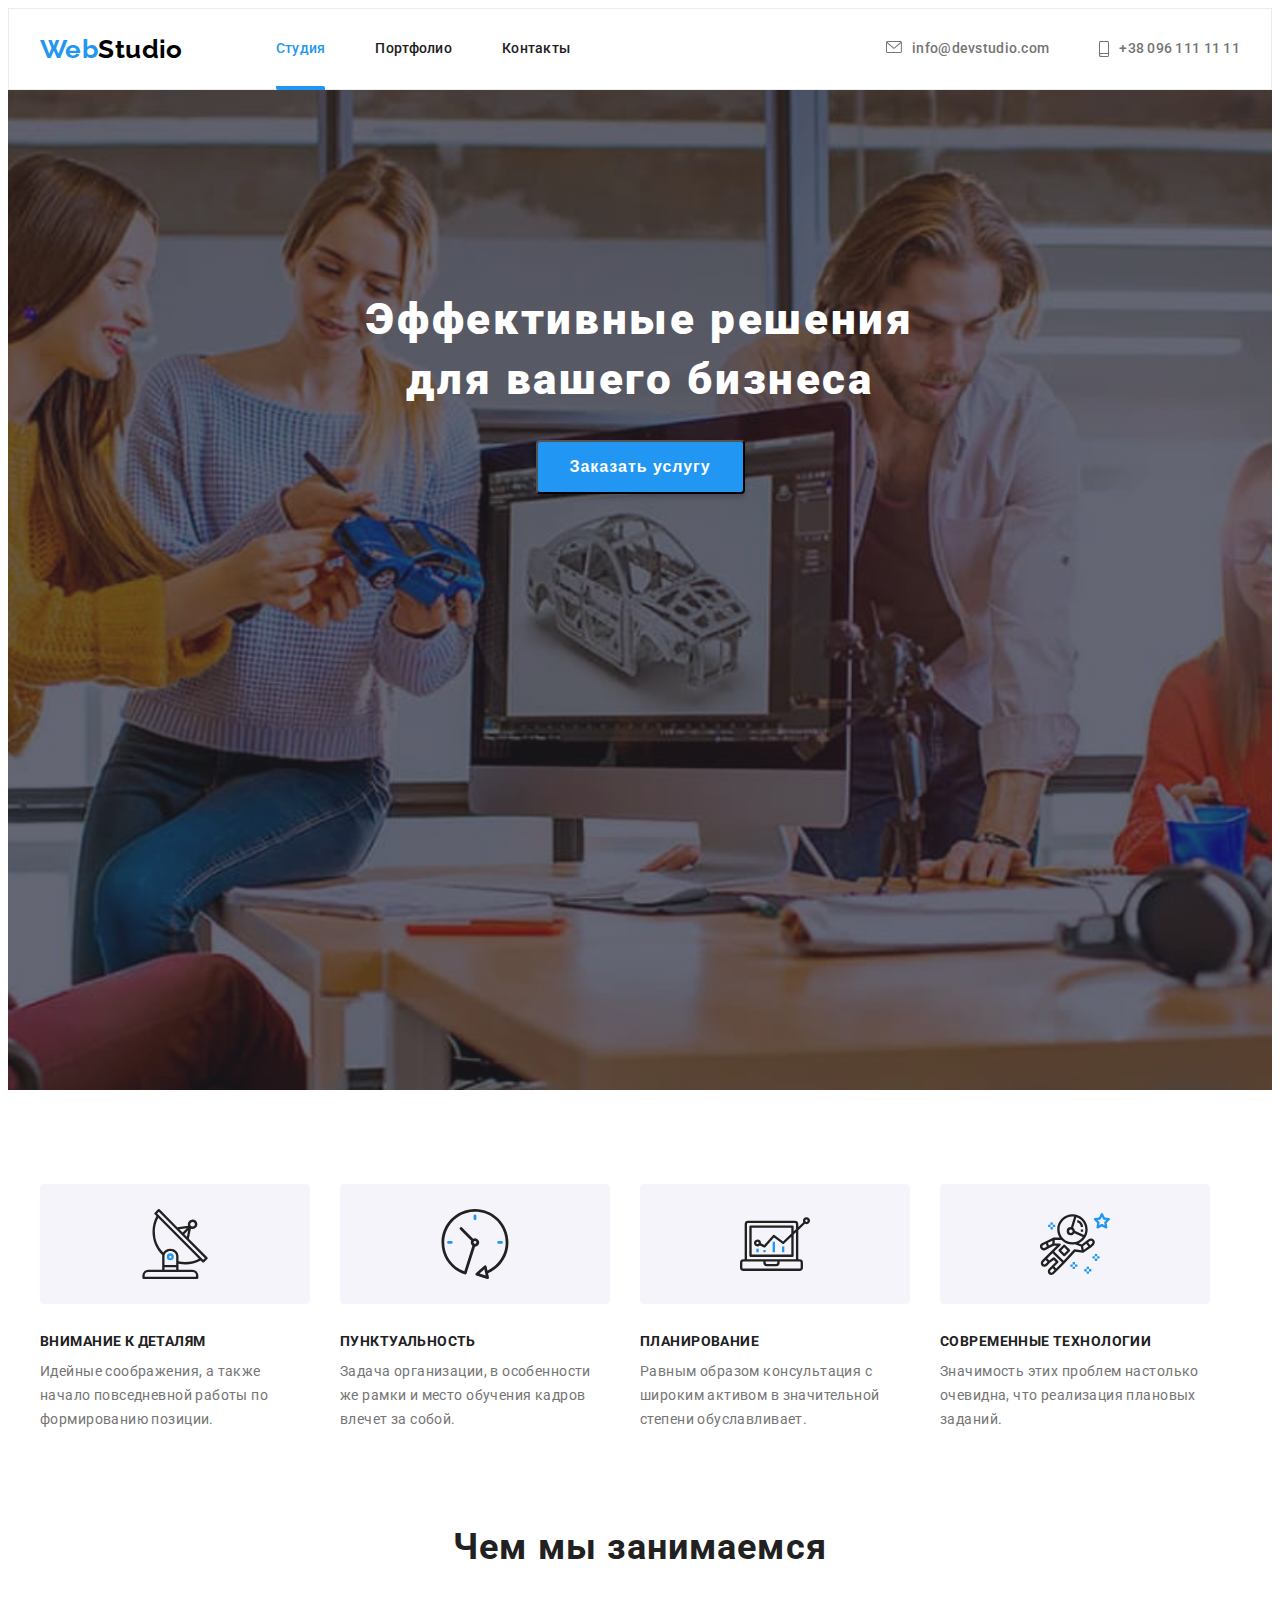
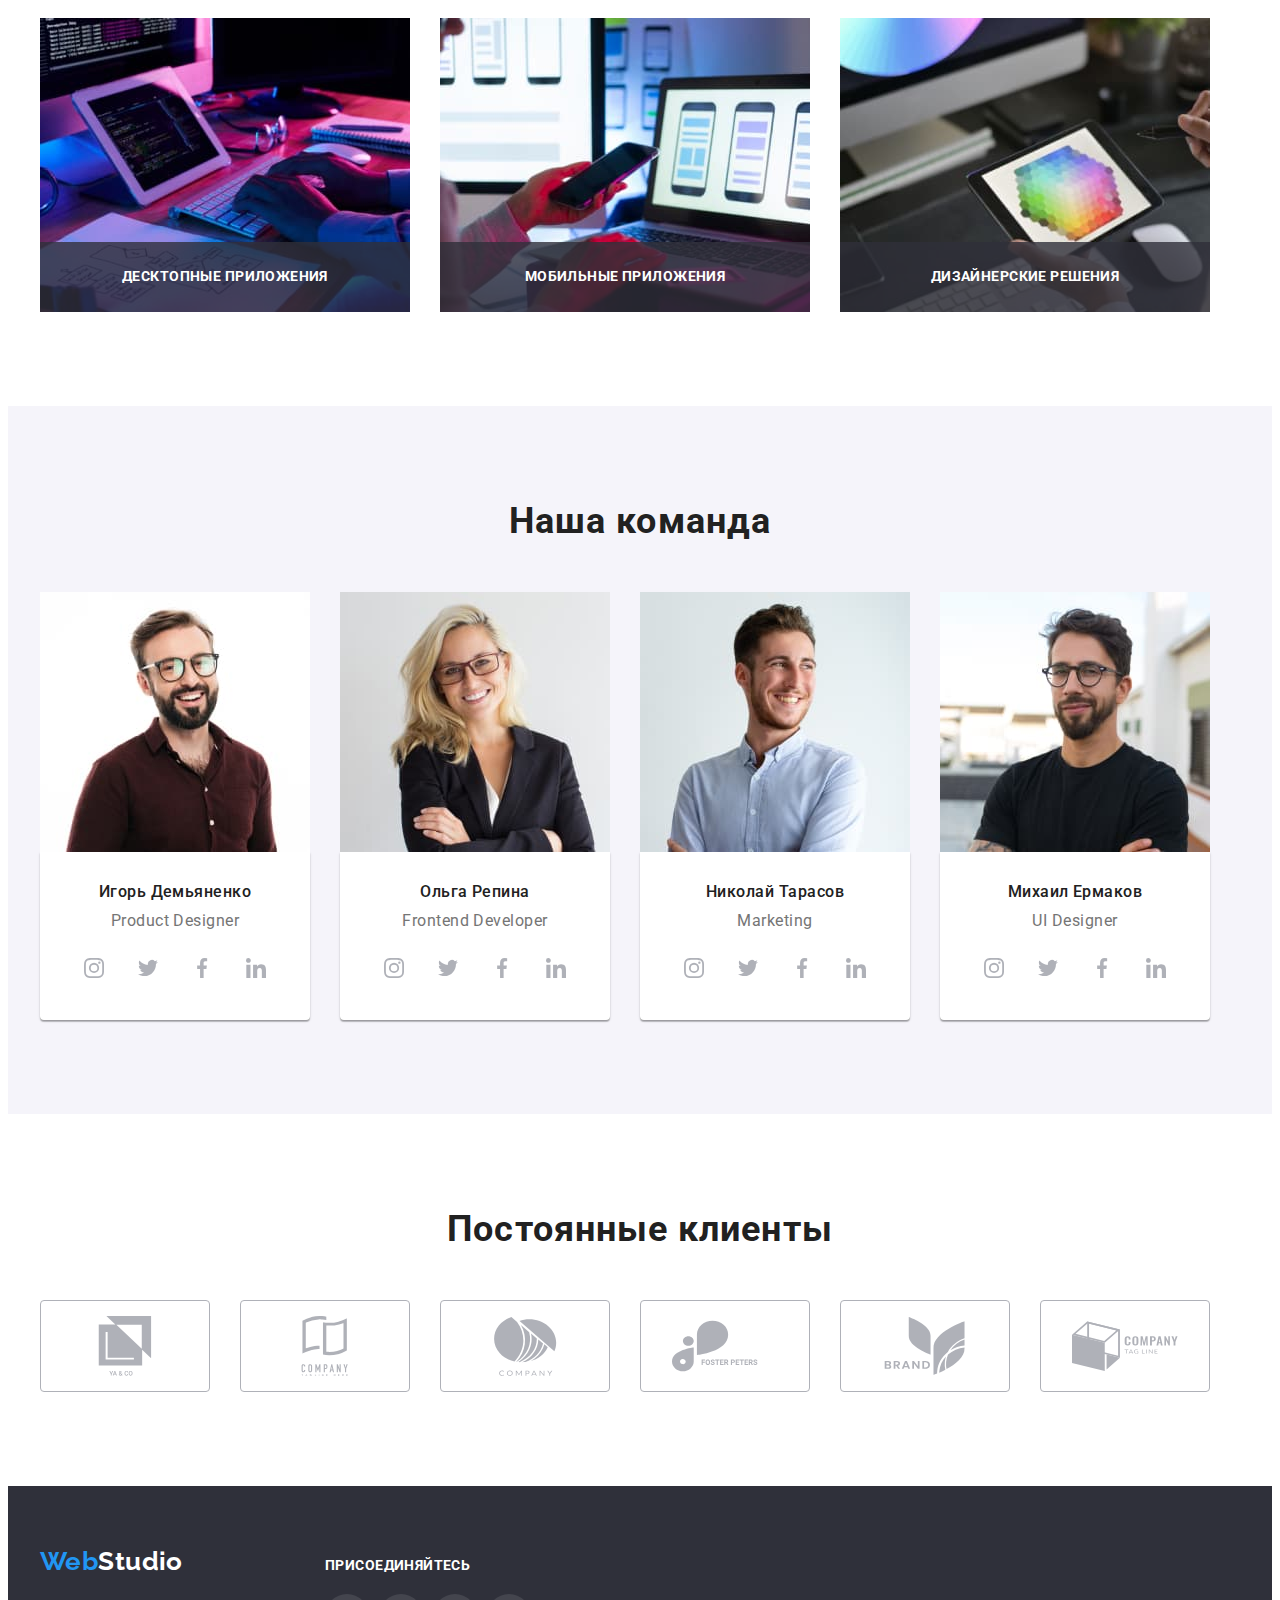
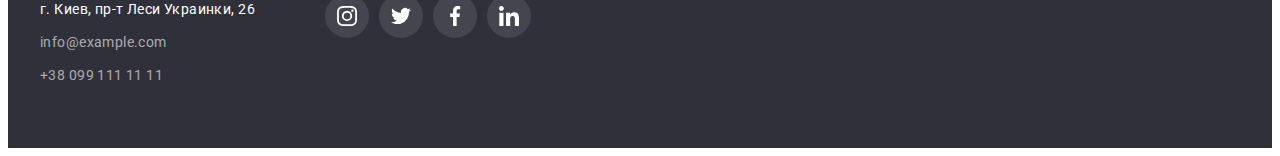
<file: index.html>
<!DOCTYPE html>
<html lang="ru">

<head>
    <meta charset="UTF-8">
    <meta http-equiv="X-UA-Compatible" content="IE=edge">
    <meta name="viewport" content="width=device-width, initial-scale=1.0">
    <title>WebStudio</title>
    <link rel="preconnect" href="https://fonts.googleapis.com">
    <link rel="preconnect" href="https://fonts.gstatic.com" crossorigin>
    <link href="https://fonts.googleapis.com/css2?family=Raleway:wght@700&family=Roboto:wght@400;500;700;900&display=swap" rel="stylesheet">
    <link rel="stylesheet" href="https://cdnjs.cloudflare.com/ajax/libs/modern-normalize/1.1.0/modern-normalize.min.css" integrity="sha512-wpPYUAdjBVSE4KJnH1VR1HeZfpl1ub8YT/NKx4PuQ5NmX2tKuGu6U/JRp5y+Y8XG2tV+wKQpNHVUX03MfMFn9Q==" crossorigin="anonymous" referrerpolicy="no-referrer"
    />
    <link rel="stylesheet " href="./css/styles.css ">
</head>

<body>

    <!-- Шапка сайта -->
    <header class="header">
        <div class="container nav">
            <nav class="sitenav">
                <a class="logo-up" href="/ "><span class="logo-first-word ">Web</span>Studio</a>

                <ul class="sitenav-links">
                    <li class="nav-item"><a class="nav-link active" href="./index.html ">Студия</a></li>
                    <li class="nav-item"><a class="nav-link" href="./portfolio.html ">Портфолио</a></li>
                    <li class="nav-item"><a class="nav-link" href=" ">Контакты</a></li>
                </ul>
            </nav>

            <ul class="contacts">
                <li class="contact-item">
                    <a class="contacts-link mail" href="mailto:info@devstudio.com "><svg class="contacts-icon" width="16" height="12">
                            <use href="images/sprite.svg#icon-mail"></use>
                        </svg>info@devstudio.com</a></li>
                <li class="contact-item icon-phone-wrap">
                    <a class="contacts-link" href="tel:+380961111111 "><svg class="contacts-icon" width="10" height="16">
                            <use href="images/sprite.svg#icon-phone"></use>
                        </svg>+38 096 111 11 11</a></li>
            </ul>
        </div>
    </header>

    <main>
        <!-- Герой -->
        <section class="hero-box overlay">
            <div class="container">
                <h1 class="hero-title centered">Эффективные решения<br>для вашего бизнеса</h1>
                <button type="button" class="button-hero" data-modal-open>Заказать услугу</button>
            </div>


        </section>

        <!-- Преимущества -->
        <section class="section">
            <div class="container">
                <h2 class="benefits-main-title visually-hidden ">Наши преимущества</h2>
                <ul class="benefits-list ">
                    <li class="benefits-item">
                        <div class="icon-div-benefits">
                            <svg class="icon-benefits">
                                <use href="./images/sprite.svg#icon-antenna"></use>
                            </svg>
                        </div>
                        <h3 class="title-benefits ">Внимание к деталям</h3>
                        <p class="text-benefits ">Идейные соображения, а также начало повседневной работы по формированию позиции.</p>
                    </li>
                    <li class="benefits-item">
                        <div class="icon-div-benefits">
                            <svg class="icon-benefits">
                                <use href="./images/sprite.svg#icon-clock"></use>
                            </svg>
                        </div>
                        <h3 class="title-benefits ">Пунктуальность</h3>
                        <p class="text-benefits ">Задача организации, в особенности же рамки и место обучения кадров влечет за собой.</p>
                    </li>
                    <li class="benefits-item">
                        <div class="icon-div-benefits">
                            <svg class="icon-benefits">
                                <use href="./images/sprite.svg#icon-diagram"></use>
                            </svg>
                        </div>
                        <h3 class="title-benefits ">Планирование</h3>
                        <p class="text-benefits ">Равным образом консультация с широким активом в значительной степени обуславливает.</p>
                    </li>
                    <li class="benefits-item">
                        <div class="icon-div-benefits">
                            <svg class="icon-benefits">
                                <use href="./images/sprite.svg#icon-astronaut"></use>
                            </svg>
                        </div>
                        <h3 class="title-benefits ">Современные технологии</h3>
                        <p class="text-benefits ">Значимость этих проблем настолько очевидна, что реализация плановых заданий.</p>
                    </li>
                </ul>
            </div>
        </section>

        <!-- Работы -->
        <section class="works-section section">
            <div class="container">
                <h2 class="work-title centered ">Чем мы занимаемся</h2>
                <ul class="work-list ">
                    <li class="work-item">
                        <img class="work-img" src="./images/imgwork1.jpg " alt="Работа на компьютере " width=370>
                        <p class="work-text">Десктопные приложения</p>
                    </li>
                    <li class="work-item">
                        <img class="work-img" src="./images/imgwork2.jpg " alt="Современность технологий " width=370>
                        <p class="work-text">Мобильные приложения</p>
                    </li>
                    <li class="work-item">
                        <img class="work-img" src="./images/imgwork3.jpg " alt="Подбор цвета " width=370>
                        <p class="work-text">Дизайнерские решения</p>
                    </li>
                </ul>
            </div>


        </section>

        <!-- Команда -->
        <section class="team-section section">
            <div class="container">
                <h2 class="team-main-title centered ">Наша команда</h2>
                <ul class="team-list ">
                    <li class="team-item">
                        <img src="./images/imgpeople1.jpg " alt="Фото " width=370>
                        <div class="team-card">
                            <h3 class="title-team centered">Игорь Демьяненко</h3>
                            <p class="text-team centered">Product Designer</p>
                            <ul class="icon-team-link">
                                <li class="icon-team-item">
                                    <a href="#" class="social-link instagram">
                                        <svg class="link-svg">
                                            <use href="images/sprite.svg#icon-instagram">
                                            </use>
                                        </svg>
                                    </a>
                                </li>
                                <li class="icon-team-item">
                                    <a href="#" class="social-link twitter">
                                        <svg class="link-svg">
                                            <use href="images/sprite.svg#icon-twitter">
                                            </use>
                                        </svg>
                                    </a>
                                </li>
                                <li class="icon-team-item">
                                    <a href="#" class="social-link facebook">
                                        <svg class="link-svg">
                                            <use href="images/sprite.svg#icon-facebook">
                                            </use>
                                        </svg>
                                    </a>
                                </li>
                                <li class="icon-team-item">
                                    <a href="#" class="social-link linkedin">
                                        <svg class="link-svg">
                                            <use href="images/sprite.svg#icon-linkedin">
                                            </use>
                                        </svg>
                                    </a>
                                </li>
                            </ul>
                        </div>
                    </li>
                    <li class="team-item">
                        <img src="./images/imgpeople2.jpg " alt="Фото " width=370>
                        <div class="team-card">
                            <h3 class="title-team centered ">Ольга Репина</h3>
                            <p class="text-team centered ">Frontend Developer</p>
                            <ul class="icon-team-link">
                                <li class="icon-team-item">
                                    <a href="#" class="social-link instagram">
                                        <svg class="link-svg">
                                            <use href="images/sprite.svg#icon-instagram">
                                            </use>
                                        </svg>
                                    </a>
                                </li>
                                <li class="icon-team-item">
                                    <a href="#" class="social-link twitter">
                                        <svg class="link-svg">
                                            <use href="images/sprite.svg#icon-twitter">
                                            </use>
                                        </svg>
                                    </a>
                                </li>
                                <li class="icon-team-item">
                                    <a href="#" class="social-link facebook">
                                        <svg class="link-svg">
                                            <use href="images/sprite.svg#icon-facebook">
                                            </use>
                                        </svg>
                                    </a>
                                </li>
                                <li class="icon-team-item">
                                    <a href="#" class="social-link linkedin">
                                        <svg class="link-svg">
                                            <use href="images/sprite.svg#icon-linkedin">
                                            </use>
                                        </svg>
                                    </a>
                                </li>
                            </ul>
                        </div>
                    </li>
                    <li class="team-item">
                        <img src="./images/imgpeople3.jpg " alt="Фото " width=370>
                        <div class="team-card">
                            <h3 class="title-team centered ">Николай Тарасов</h3>
                            <p class="text-team centered ">Marketing</p>
                            <ul class="icon-team-link">
                                <li class="icon-team-item">
                                    <a href="#" class="social-link instagram">
                                        <svg class="link-svg">
                                            <use href="images/sprite.svg#icon-instagram">
                                            </use>
                                        </svg>
                                    </a>
                                </li>
                                <li class="icon-team-item">
                                    <a href="#" class="social-link twitter">
                                        <svg class="link-svg">
                                            <use href="images/sprite.svg#icon-twitter">
                                            </use>
                                        </svg>
                                    </a>
                                </li>
                                <li class="icon-team-item">
                                    <a href="#" class="social-link facebook">
                                        <svg class="link-svg">
                                            <use href="images/sprite.svg#icon-facebook">
                                            </use>
                                        </svg>
                                    </a>
                                </li>
                                <li class="icon-team-item">
                                    <a href="#" class="social-link linkedin">
                                        <svg class="link-svg">
                                            <use href="images/sprite.svg#icon-linkedin">
                                            </use>
                                        </svg>
                                    </a>
                                </li>
                            </ul>
                        </div>
                    </li>
                    <li class="team-item">
                        <img src="./images/imgpeople4.jpg " alt="Фото " width=370>
                        <div class="team-card">
                            <h3 class="title-team centered ">Михаил Ермаков</h3>
                            <p class="text-team centered ">UI Designer</p>
                            <ul class="icon-team-link">
                                <li class="icon-team-item">
                                    <a href="#" class="social-link instagram">
                                        <svg class="link-svg">
                                            <use href="images/sprite.svg#icon-instagram">
                                            </use>
                                        </svg>
                                    </a>
                                </li>
                                <li class="icon-team-item">
                                    <a href="#" class="social-link twitter">
                                        <svg class="link-svg">
                                            <use href="images/sprite.svg#icon-twitter">
                                            </use>
                                        </svg>
                                    </a>
                                </li>
                                <li class="icon-team-item">
                                    <a href="#" class="social-link facebook">
                                        <svg class="link-svg">
                                            <use href="images/sprite.svg#icon-facebook">
                                            </use>
                                        </svg>
                                    </a>
                                </li>
                                <li class="icon-team-item">
                                    <a href="#" class="social-link linkedin">
                                        <svg class="link-svg">
                                            <use href="images/sprite.svg#icon-linkedin">
                                            </use>
                                        </svg>
                                    </a>
                                </li>
                            </ul>
                        </div>
                    </li>
                </ul>
            </div>

        </section>

        <!-- Постоянные клиенты -->
        <section class="section">
            <div class="container">
                <h2 class="client-title centered">Постоянные клиенты</h2>
                <ul class="work-list ">
                    <li class="item-client">
                        <a href="#" class="link-client">
                            <svg class="icon-client" width="106" height="60">
                                <use href="./images/sprite.svg#icon-client1"></use>
                            </svg>
                        </a>
                    </li>
                    <li class="item-client">
                        <a href="#" class="link-client">
                            <svg class="icon-client" width="106" height="60">
                                <use href="./images/sprite.svg#icon-client2"></use>
                            </svg>
                        </a>
                    </li>
                    <li class="item-client">
                        <a href="#" class="link-client">
                            <svg class="icon-client" width="106" height="60">
                                <use href="./images/sprite.svg#icon-client3"></use>
                            </svg>
                        </a>
                    </li>
                    <li class="item-client">
                        <a href="#" class="link-client">
                            <svg class="icon-client" width="106" height="60">
                                <use href="./images/sprite.svg#icon-client4"></use>
                            </svg>
                        </a>
                    </li>
                    <li class="item-client">
                        <a href="#" class="link-client">
                            <svg class="icon-client" width="106" height="60">
                                <use href="./images/sprite.svg#icon-client5"></use>
                            </svg>
                        </a>
                    </li>
                    <li class="item-client">
                        <a href="#" class="link-client">
                            <svg class="icon-client" width="106" height="60">
                                <use href="./images/sprite.svg#icon-client6"></use>
                            </svg>
                        </a>
                    </li>
                </ul>
            </div>
        </section>
    </main>

    <!-- Подвал -->
    <footer class="footer ">
        <div class="container footer-container">
            <div class="footer-content">
                <a class="logo-under " href="/ "><span class="logo-first-word ">Web</span>Studio</a>

                <address>
                    <ul class="footer-list ">
                        <li class="footer-item"><a class="address-footer " href="https://www.google.com/maps/place/%D0%B1%D1%83%D0%BB.+%D0%9B%D0%B5%D1%81%D0%B8+%D0%A3%D0%BA%D1%80%D0%B0%D0%B8%D0%BD%D0%BA%D0%B8,+26,+%D0%9A%D0%B8%D0%B5%D0%B2,+02000/@50.4265807,30.5361918,17z/data=!3m1!4b1!4m13!1m7!3m6!1s0x40d4cf0e033ecbe9:0x57a4dffefec77da0!2z0LHRg9C7LiDQm9C10YHQuCDQo9C60YDQsNC40L3QutC4LCAyNiwg0JrQuNC10LIsIDAyMDAw!3b1!8m2!3d50.4265807!4d30.5383858!3m4!1s0x40d4cf0e033ecbe9:0x57a4dffefec77da0!8m2!3d50.4265807!4d30.5383858 ">
                            г. Киев, пр-т Леси Украинки, 26</a></li>
                        <li class="footer-item"><a class="contact-footer " href="mailto:info@example.com ">info@example.com</a></li>
                        <li class="footer-item"><a class="contact-footer " href="tel:+380991111111 ">+38 099 111 11 11</a></li>
                    </ul>
                </address>
            </div>

            <div class="footer-link-main">
                <p class="footer-title">присоединяйтесь</p>
                <ul class="icon-footer-link">
                    <li class="icon-footer-item">
                        <a href="#" class="footer-link instagram">
                            <svg class="footer-link-svg">
                                <use href="images/sprite.svg#icon-instagram">
                                </use>
                            </svg>
                        </a>
                    </li>
                    <li class="icon-footer-item">
                        <a href="#" class="footer-link twitter">
                            <svg class="footer-link-svg">
                                <use href="images/sprite.svg#icon-twitter">
                                </use>
                            </svg>
                        </a>
                    </li>
                    <li class="icon-footer-item">
                        <a href="#" class="footer-link facebook">
                            <svg class="footer-link-svg">
                                <use href="images/sprite.svg#icon-facebook">
                                </use>
                            </svg>
                        </a>
                    </li>
                    <li class="icon-footer-item">
                        <a href="#" class="footer-link linkedin">
                            <svg class="footer-link-svg">
                                <use href="images/sprite.svg#icon-linkedin">
                                </use>
                            </svg>
                        </a>
                    </li>
                </ul>
            </div>
        </div>
    </footer>
    <div class="backdrop is-hidden" data-modal>
        <div class="modal">
            <p></p>
            <button data-modal-close class="modal-close">
                <svg width="11" height="11">
                    <use href="/images/sprite.svg#icon-Vectorx"></use>
                </svg>
            </button>
        </div>
    </div>

    <script src="./js/modal.js"></script>
</body>

</html>
</file>
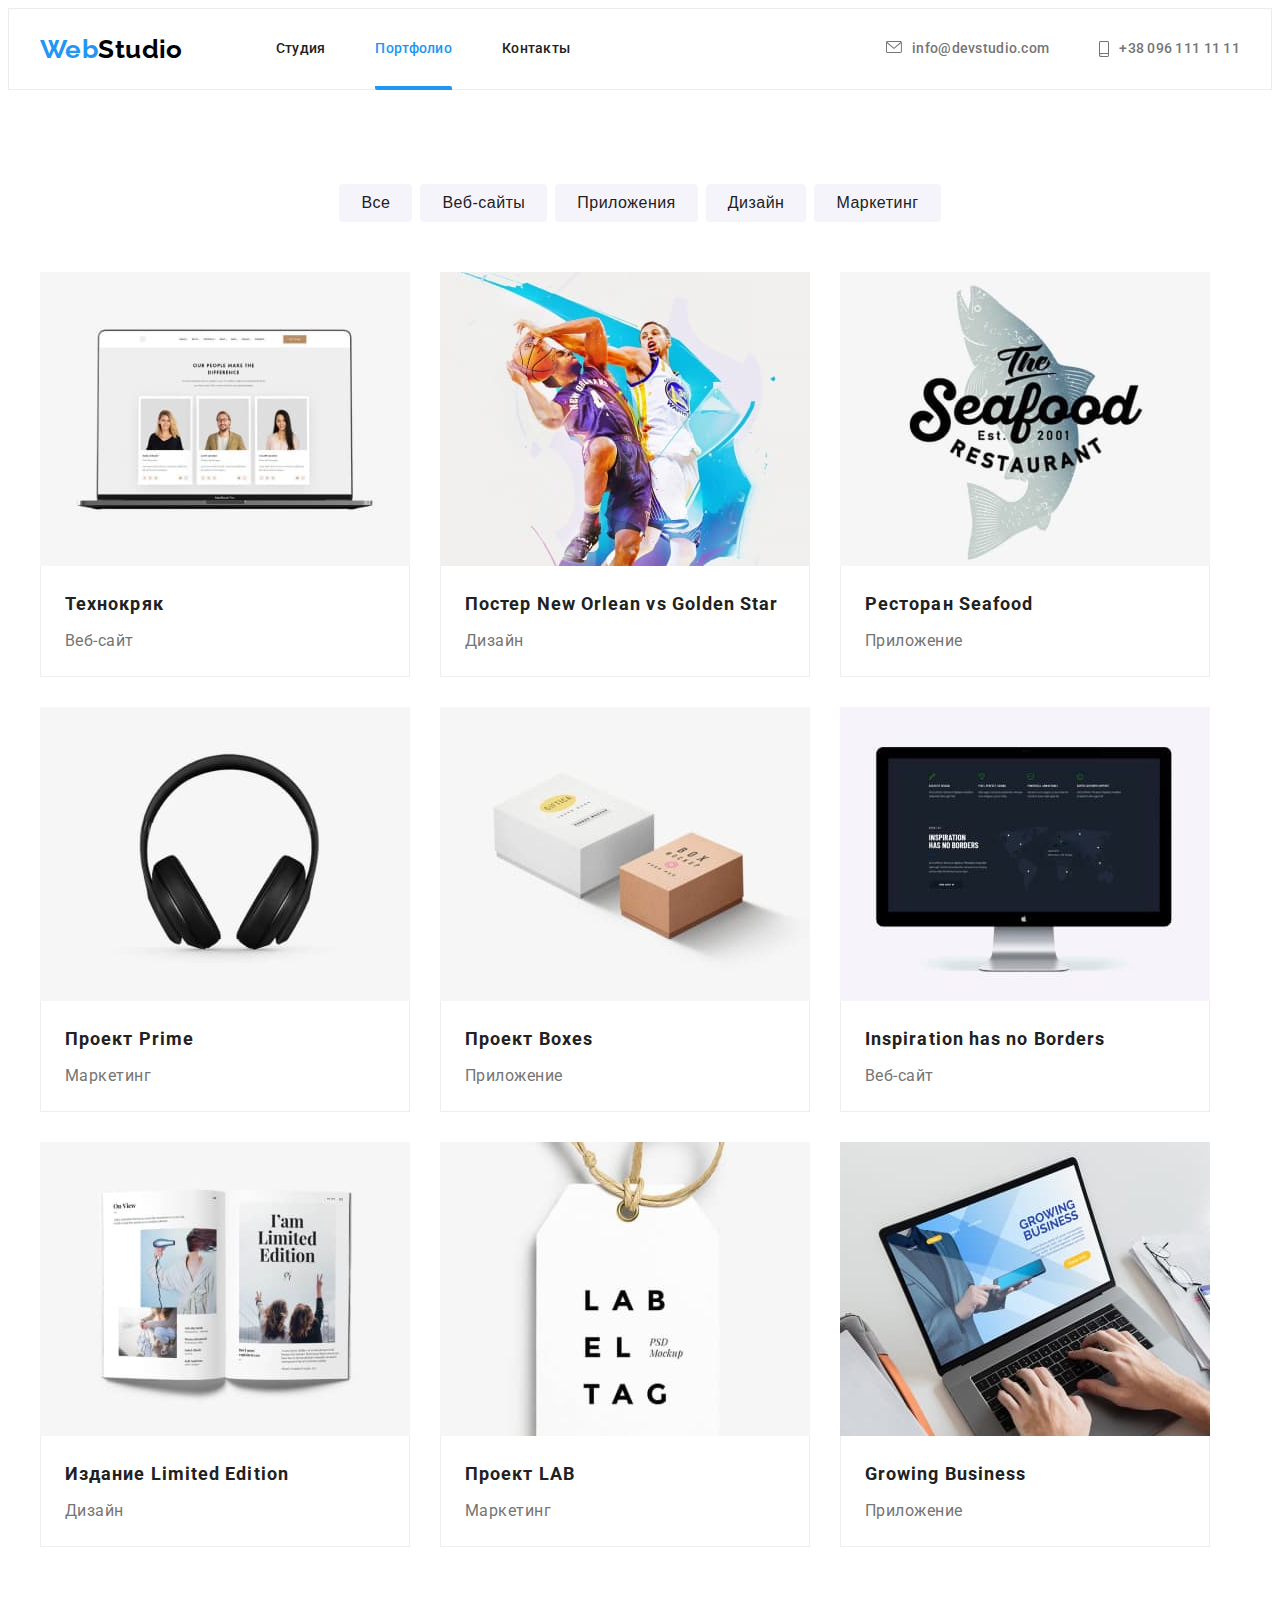
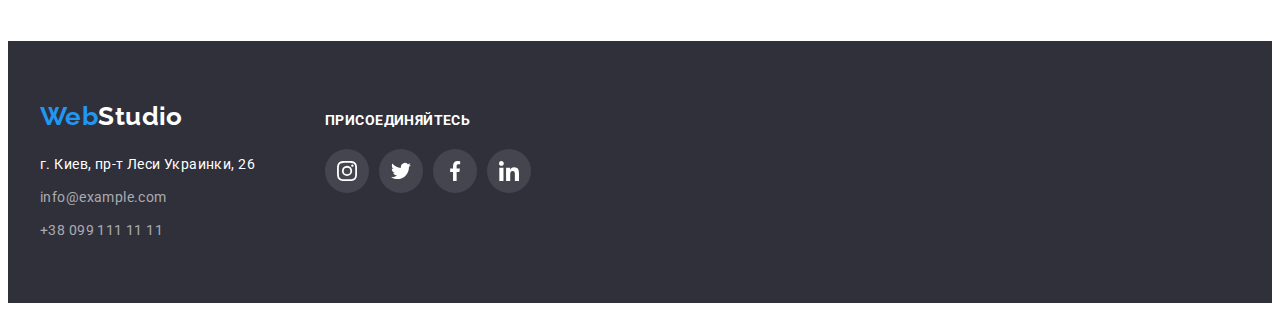
<file: portfolio.html>
<!DOCTYPE html>
<html lang="ru">

<head>
    <meta charset="UTF-8">
    <meta http-equiv="X-UA-Compatible" content="IE=edge">
    <meta name="viewport" content="width=device-width, initial-scale=1.0">
    <title>WebStudio</title>
    <link rel="preconnect" href="https://fonts.googleapis.com">
    <link rel="preconnect" href="https://fonts.gstatic.com" crossorigin>
    <link href="https://fonts.googleapis.com/css2?family=Raleway:wght@700&family=Roboto:wght@400;500;700;900&display=swap" rel="stylesheet">
    <link rel="stylesheet" href="https://cdnjs.cloudflare.com/ajax/libs/modern-normalize/1.1.0/modern-normalize.min.css" integrity="sha512-wpPYUAdjBVSE4KJnH1VR1HeZfpl1ub8YT/NKx4PuQ5NmX2tKuGu6U/JRp5y+Y8XG2tV+wKQpNHVUX03MfMFn9Q==" crossorigin="anonymous" referrerpolicy="no-referrer"
    />
    <link rel="stylesheet" href="./css/styles.css">
</head>

<main>

    <body>
        <!-- Шапка сайта -->
        <header class="header">
            <div class="container nav">
                <nav class="sitenav">
                    <a class="logo-up" href="/ "><span class="logo-first-word ">Web</span>Studio</a>

                    <ul class="sitenav-links">
                        <li class="nav-item"><a class="nav-link" href="./index.html ">Студия</a></li>
                        <li class="nav-item"><a class="nav-link active" href="./portfolio.html ">Портфолио</a></li>
                        <li class="nav-item"><a class="nav-link" href=" ">Контакты</a></li>
                    </ul>
                </nav>

                <ul class="contacts">
                    <li class="contact-item">
                        <a class="contacts-link mail" href="mailto:info@devstudio.com ">
                            <svg class="contacts-icon" width="16" height="12">
                                <use href="images/sprite.svg#icon-mail"></use>
                            </svg>info@devstudio.com
                        </a>
                    </li>
                    <li class="contact-item icon-phone-wrap">
                        <a class="contacts-link" href="tel:+380961111111 ">
                            <svg class="contacts-icon" width="10" height="16">
                                <use href="images/sprite.svg#icon-phone"></use>
                            </svg>+38 096 111 11 11
                        </a>
                    </li>
                </ul>
            </div>
        </header>

        <main>
            <!-- Проекты -->
            <section class="section">
                <!-- Навигация по проектам -->
                <div class="container">
                    <h1 class="title-main-project visually-hidden">Проекты</h1>

                    <ul class="links project-btn-flex centered">
                        <li class="btn-item"><button type="button" class="button-links">Все</button></li>
                        <li class="btn-item"><button type="button" class="button-links">Веб-сайты</button></li>
                        <li class="btn-item"><button type="button" class="button-links">Приложения</button></li>
                        <li class="btn-item"><button type="button" class="button-links">Дизайн</button></li>
                        <li class="btn-item"><button type="button" class="button-links">Маркетинг</button></li>
                    </ul>

                    <ul class="projects-list">
                        <li class="project-item">
                            <a href="#" class="project-link">
                                <div class="project-description">
                                    <img src="./images/imgprojects1.jpg" alt="Ноутбук с изображением сотрудников" width="370">
                                    <p class="project-description-text">
                                        Технокряк это современная площадка распространения коронавируса. Компании используют эту платформу для цифрового шпионажа и атак на защищённые сервера конкурентов.
                                    </p>
                                </div>

                                <div class="proj-cont">
                                    <h2 class="projects-title">Технокряк</h2>
                                    <p class="projects-text">Веб-сайт</p>
                                </div>
                            </a>
                        </li>
                        <li class="project-item">
                            <a href="#" class="project-link">
                                <div class="project-description">
                                    <img src="./images/imgprojects2.jpg" alt="Два баскетболиста" width="370">
                                    <p class="project-description-text">
                                        Наша цель - разработать не просто сайт, а солидное имиджевое решение, которое вызывает 100% WOW у потенциального клиента компании.
                                    </p>
                                </div>

                                <div class="proj-cont">
                                    <h2 class="projects-title">Постер New Orlean vs Golden Star</h2>
                                    <p class="projects-text">Дизайн</p>
                                </div>
                            </a>

                        </li>
                        <li class="project-item">
                            <a href="#" class="project-link">
                                <div class="project-description">
                                    <img src="./images/imgprojects3.jpg" alt="Логотип ресторана" width="370">
                                    <p class="project-description-text">
                                        Для Seafood мы разработали стильный, солидный сайт с интуитивной навигацией и хорошей скоростью загрузки.
                                    </p>
                                </div>

                                <div class="proj-cont">
                                    <h2 class="projects-title">Ресторан Seafood</h2>
                                    <p class="projects-text">Приложение</p>
                                </div>
                            </a>

                        </li>
                        <li class="project-item">
                            <a href="#" class="project-link">
                                <div class="project-description">
                                    <img src="./images/imgprojects4.jpg" alt="Наушники" width="370">
                                    <p class="project-description-text">
                                        Настраиваем и обеспечиваем стабильный поток клиентов для вашего бизнеса.
                                    </p>
                                </div>

                                <div class="proj-cont">
                                    <h2 class="projects-title">Проект Prime</h2>
                                    <p class="projects-text">Маркетинг</p>
                                </div>
                            </a>

                        </li>
                        <li class="project-item">
                            <a href="#" class="project-link">
                                <div class="project-description">
                                    <img src="./images/imgprojects5.jpg" alt="Картонные коробки" width="370">
                                    <p class="project-description-text">
                                        Чтобы автоматизировать работу с дистрибьюторами компании, понадобилось создать онлайн-каталог продукции с удобной системой управления.
                                    </p>
                                </div>

                                <div class="proj-cont">
                                    <h2 class="projects-title">Проект Boxes</h2>
                                    <p class="projects-text"> Приложение</p>
                                </div>
                            </a>

                        </li>
                        <li class="project-item">
                            <a href="#" class="project-link">
                                <div class="project-description">
                                    <img src="./images/imgprojects6.jpg" alt="Монитор" width="370">
                                    <p class="project-description-text">
                                        Корпоративный сайт раскрывает сущность деятельности компании, формирует Ваш имидж и бренд.
                                    </p>
                                </div>

                                <div class="proj-cont">
                                    <h2 class="projects-title">Inspiration has no Borders</h2>
                                    <p class="projects-text">Веб-сайт</p>
                                </div>
                            </a>

                        </li>
                        <li class="project-item">
                            <a href="#" class="project-link">
                                <div class="project-description">
                                    <img src="./images/imgprojects7.jpg" alt="Открытый журнал" width="370">
                                    <p class="project-description-text">
                                        Как правило, первое знакомство с компанией или человеком начинается с дизайна. Задача дизайна – сделать WOW-эффект.
                                    </p>
                                </div>

                                <div class="proj-cont">
                                    <h2 class="projects-title">Издание Limited Edition</h2>
                                    <p class="projects-text">Дизайн</p>
                                </div>
                            </a>

                        </li>
                        <li class="project-item">
                            <a href="#" class="project-link">
                                <div class="project-description">
                                    <img src="./images/imgprojects8.jpg" alt="Бирка с логотипом" width="370">
                                    <p class="project-description-text">
                                        Это комплекс мер, выполняемых специалистами для вывода сайта на более высокие позиции в поисковике.
                                    </p>
                                </div>

                                <div class="proj-cont">
                                    <h2 class="projects-title">Проект LAB</h2>
                                    <p class="projects-text">Маркетинг</p>
                                </div>
                            </a>

                        </li>
                        <li class="project-item">
                            <a href="#" class="project-link">
                                <div class="project-description">
                                    <img src="./images/imgprojects9.jpg" alt="Работа за ноутбуком" width="370">
                                    <p class="project-description-text">
                                        Мобильное приложение позволяет автоматизировать бизнес-процессы вашего сайта и бизнеса в целом.
                                    </p>
                                </div>

                                <div class="proj-cont">
                                    <h2 class="projects-title">Growing Business</h2>
                                    <p class="projects-text">Приложение</p>
                                </div>
                            </a>
                        </li>
                    </ul>
                </div>
            </section>


        </main>

        <!-- Подвал -->
        <footer class="footer ">
            <div class="container footer-container">
                <div class="footer-content">
                    <a class="logo-under " href="/ "><span class="logo-first-word ">Web</span>Studio</a>

                    <address>
                    <ul class="footer-list ">
                        <li class="footer-item"><a class="address-footer " href="https://www.google.com/maps/place/%D0%B1%D1%83%D0%BB.+%D0%9B%D0%B5%D1%81%D0%B8+%D0%A3%D0%BA%D1%80%D0%B0%D0%B8%D0%BD%D0%BA%D0%B8,+26,+%D0%9A%D0%B8%D0%B5%D0%B2,+02000/@50.4265807,30.5361918,17z/data=!3m1!4b1!4m13!1m7!3m6!1s0x40d4cf0e033ecbe9:0x57a4dffefec77da0!2z0LHRg9C7LiDQm9C10YHQuCDQo9C60YDQsNC40L3QutC4LCAyNiwg0JrQuNC10LIsIDAyMDAw!3b1!8m2!3d50.4265807!4d30.5383858!3m4!1s0x40d4cf0e033ecbe9:0x57a4dffefec77da0!8m2!3d50.4265807!4d30.5383858 ">
                            г. Киев, пр-т Леси Украинки, 26</a></li>
                        <li class="footer-item"><a class="contact-footer " href="mailto:info@example.com ">info@example.com</a></li>
                        <li class="footer-item"><a class="contact-footer " href="tel:+380991111111 ">+38 099 111 11 11</a></li>
                    </ul>
                </address>
                </div>

                <div class="footer-link-main">
                    <p class="footer-title">присоединяйтесь</p>
                    <ul class="icon-footer-link">
                        <li class="icon-footer-item">
                            <a href="#" class="footer-link instagram">
                                <svg class="footer-link-svg">
                                    <use href="images/sprite.svg#icon-instagram">
                                    </use>
                                </svg>
                            </a>
                        </li>
                        <li class="icon-footer-item">
                            <a href="#" class="footer-link twitter">
                                <svg class="footer-link-svg">
                                    <use href="images/sprite.svg#icon-twitter">
                                    </use>
                                </svg>
                            </a>
                        </li>
                        <li class="icon-footer-item">
                            <a href="#" class="footer-link facebook">
                                <svg class="footer-link-svg">
                                    <use href="images/sprite.svg#icon-facebook">
                                    </use>
                                </svg>
                            </a>
                        </li>
                        <li class="icon-footer-item">
                            <a href="#" class="footer-link linkedin">
                                <svg class="footer-link-svg">
                                    <use href="images/sprite.svg#icon-linkedin">
                                    </use>
                                </svg>
                            </a>
                        </li>
                    </ul>
                </div>
        </footer>

    </body>

</html>
</file>
<file: css/styles.css>
:root {
    --primary-text-color: #757575;
    --title-text-color: #212121;
    --accent-color: #2196F3;
    --primary-white-color: #fff;
    --title-bgc: #2F303A;
    --secondary-bgc: #F5F4FA;
    --box-shadow: 0px 4px 4px rgba(0, 0, 0, 0.15);
    --contract-color: rgba(255, 255, 255, 0.6);
    --animation-timing-function: cubic-bezier(0.4, 0, 0.2, 1);
}

body {
    background: var(--primary-white-color);
    color: var(--primary-text-color);
    font-family: 'Roboto', sans-serif;
    font-size: 14px;
    line-height: 1.7;
    letter-spacing: 0.03em;
}

img {
    display: block;
    max-width: 100%;
    height: auto;
}

h1,
h2,
h3,
p {
    margin: 0;
}

ul {
    margin: 0;
    padding: 0;
    list-style: none;
}

.container {
    width: 1200px;
    margin: 0 auto;
    padding: 0 15px;
}

.hero-box,
.footer {
    background-color: var(--title-bgc);
}

.centered {
    text-align: center;
}

.visually-hidden {
    position: absolute;
    clip: rect(0 0 0 0);
    width: 1px;
    height: 1px;
    margin: -1px;
}


/* ===========Лого=========== */

.logo-up,
.logo-under,
.logo-first-word {
    font-family: "Raleway";
    font-weight: 700;
    font-size: 26px;
    line-height: 1.19;
    text-decoration: none;
}

.logo-under {
    color: var(--primary-white-color);
}

.logo-up {
    color: #000000;
    display: flex;
    align-items: center;
    margin-right: 93px;
}

.logo-first-word,
.nav-link:hover,
.nav-link:focus {
    color: var(--accent-color);
}


/* ===========Навигация сайта=========== */

.header {
    border: 1px solid #ECECEC;
}

.nav {
    display: flex;
}

.sitenav {
    display: flex;
    align-items: center;
}

.sitenav-links,
.contacts {
    display: flex;
    align-items: center;
    align-content: center;
}

.nav-link,
.contacts-link {
    display: block;
    padding-top: 32px;
    padding-bottom: 32px;
    font-weight: 500;
    font-size: 14px;
    line-height: 1.14;
    letter-spacing: 0.02em;
    text-decoration: none;
    color: var(--title-text-color);
}

.nav-link {
    position: relative;
    transition: color 250ms var(--animation-timing-function);
}

.nav-link::after {
    content: "";
    position: absolute;
    left: 0;
    bottom: 0;
    display: block;
    width: 100%;
    height: 4px;
    border-radius: 0 2px;
    background-color: var(--accent-color);
    /* opacity: 0; */
    transform: scale(0);
    transition: transform 250ms var(--animation-timing-function);
}

.nav-link:hover::after,
.nav-link:focus::after {
    /* opacity: 1; */
    transform: scale(1);
}

.nav-link.active {
    color: var(--accent-color);
}

.active::after {
    content: "";
    position: absolute;
    left: 0;
    bottom: -1px;
    display: block;
    width: 100%;
    height: 4px;
    border-radius: 0 2px;
    background-color: var(--accent-color);
    transform: scale(1);
}

.contacts {
    margin-left: auto;
}

.contacts-link {
    display: flex;
    justify-content: center;
    fill: var(--primary-text-color);
}

.contacts-icon {
    fill: currentColor;
    margin-right: 10px;
}

.nav-item {
    margin-left: auto;
}

.contact-item {
    display: flex;
    align-items: center;
}

.contacts-link {
    color: var(--primary-text-color);
    transition: color 250ms var(--animation-timing-function), fill 250ms var(--animation-timing-function);
}

.nav-item:not(:last-child),
.contact-item:not(:last-child) {
    margin-right: 50px;
}

.contacts-link:hover,
.contacts-link:focus {
    color: var(--accent-color);
}

.contacts-link:hover .contacts-icon,
.contacts-link:focus .contacts-icon {
    fill: var(--accent-color);
}


/* ===========Герой=========== */

.hero-box {
    text-align: center;
    padding-top: 200px;
    padding-bottom: 200px;
}

.hero-title {
    margin-bottom: 30px;
    color: var(--primary-white-color);
    font-weight: 900;
    font-size: 44px;
    line-height: 1.36;
    letter-spacing: 0.06em;
}

.overlay {
    height: 600px;
    max-width: 1600px;
    margin-left: auto;
    margin-right: auto;
    background-image: linear-gradient(to right, rgba(47, 48, 58, 0.4), rgba(47, 48, 58, 0.4)), url(../images/hero-box.jpg);
    background-repeat: no-repeat;
    background-position: center;
    background-size: cover;
}

.button-hero {
    display: inline-block;
    box-shadow: var(--box-shadow);
    border-radius: 4px;
    padding: 10px 32px;
    min-width: 200px;
    text-align: center;
    color: var(--primary-white-color);
    background-color: var(--accent-color);
    cursor: pointer;
    font-weight: 700;
    font-size: 16px;
    line-height: 1.88;
    text-decoration: none;
    letter-spacing: 0.06em;
    transition: background-color 250ms var(--animation-timing-function);
}

.button-hero:hover,
.button-hero:focus {
    cursor: pointer;
    background-color: #1b71b8;
}

.backdrop {
    position: fixed;
    top: 0;
    left: 0;
    width: 100%;
    height: 100%;
    background-color: rgba(0, 0, 0, 0.2);
    opacity: 1;
    /* visibility: visible; */
    transition: opacity 250ms var(--animation-timing-function), visibility 250ms var(--animation-timing-function);
    /* z-index: 1; */
}


/* когда показана */

.backdrop.is-hidden {
    opacity: 0;
    pointer-events: none;
    /* visibility: hidden; */
}


/* когда скрыта */

.backdrop.is-hidden .modal {
    transform: translate(-50%, -50%) scale(1.1);
}

.modal {
    position: absolute;
    top: 50%;
    left: 50%;
    /* opacity: 1; */
    transform: translate(-50%, -50%) scale(1);
    transition: transform 250ms var(--animation-timing-function);
    min-height: 581px;
    min-width: 528px;
    padding: 15px;
    background-color: var(--primary-white-color);
    box-shadow: 0px 1px 3px rgba(0, 0, 0, 0.12), 0px 1px 1px rgba(0, 0, 0, 0.14), 0px 2px 1px rgba(0, 0, 0, 0.2);
    border-radius: 4px;
}

.modal-close {
    position: absolute;
    top: 8px;
    right: 8px;
    height: 30px;
    width: 30px;
    border-radius: 50%;
    color: #000000;
    background: var(--primary-white-color);
    border: 1px solid rgba(0, 0, 0, 0.1);
    cursor: pointer;
}


/* ===========Преимущества/Работы/Команда=========== */

.section {
    padding: 94px 0;
}

.benefits-list,
.work-list,
.team-list {
    display: flex;
    flex-wrap: wrap;
}

.benefits-main-title,
.work-title,
.team-main-title,
.title-team,
.client-title {
    letter-spacing: 0.03em;
    text-align: center;
    color: var(--title-text-color);
}

.team-main-title,
.benefits-main-title,
.work-title,
.client-title {
    font-weight: 700;
    font-size: 36px;
    line-height: 1.17;
}

.text-benefits,
.text-team {
    margin-top: 0;
    margin-bottom: 0;
    padding-top: 0;
    letter-spacing: 0.03em;
    color: var(--primary-text-color);
}


/* ===========Преимущества=========== */

.benefits-main-title {
    margin-top: 0;
    margin-bottom: 0;
}

.benefits-item {
    width: 270px;
}

.benefits-item+.benefits-item {
    margin-left: 30px;
}

.icon-div-benefits {
    display: flex;
    content: "";
    justify-content: center;
    align-items: center;
    margin-bottom: 30px;
    width: 270px;
    height: 120px;
    background-color: var(--secondary-bgc);
    border-radius: 4px;
    fill: var(--title-text-color);
}

.icon-benefits {
    display: flex;
    width: 70px;
    height: 70px;
    fill: var(--title-text-color);
    background-size: contain;
    background-repeat: no-repeat;
    align-items: center;
}


/* .benefits-item:nth-child(1):before {
    background-image: url();
}

.benefits-item:nth-child(2):before {
    background-image: url();
}

.benefits-item:nth-child(3):before {
    background-image: url();
}

.benefits-item:nth-child(4):before {
    background-image: url();
} */

.title-benefits {
    margin-bottom: 10px;
    font-weight: 700;
    font-size: 14px;
    line-height: 1.14;
    letter-spacing: 0.03em;
    color: var(--title-text-color);
    text-transform: uppercase;
}

.text-benefits {
    font-weight: 400;
    font-size: 14px;
    line-height: 1.71;
    max-width: 270px;
}


/* ===========Работы=========== */

.works-section {
    padding-top: 0;
}

.work-item+.work-item {
    margin-left: 30px;
}

.work-title {
    margin-top: 0;
    margin-bottom: 50px;
    padding-top: 0;
    padding-bottom: 0;
}

.work-item {
    position: relative;
}

.work-text {
    display: flex;
    justify-content: center;
    align-items: center;
    position: absolute;
    content: "";
    bottom: 0;
    left: 0;
    height: 70px;
    width: 100%;
    background: rgba(47, 48, 58, 0.8);
    font-weight: 700;
    font-size: 14px;
    line-height: 1.14;
    letter-spacing: 0.03em;
    color: var(--primary-white-color);
    text-transform: uppercase;
}


/* ===========Команда=========== */

.team-section {
    background: var(--secondary-bgc);
}

.team-main-title {
    margin-top: 0;
    margin-bottom: 50px;
}

.team-item {
    width: 270px;
    background-color: var(--primary-white-color);
}

.team-item+.team-item {
    margin-left: 30px;
}

.team-card {
    padding-top: 30px;
    padding-bottom: 30px;
    border-radius: 0px 0px 4px 4px;
    box-shadow: 0px 1px 3px rgba(0, 0, 0, 0.12), 0px 1px 1px rgba(0, 0, 0, 0.14), 0px 2px 1px rgba(0, 0, 0, 0.2);
}

.icon-team-link {
    display: flex;
    flex-wrap: wrap;
    align-items: center;
    justify-content: center;
}

.title-team,
.text-team {
    font-weight: 500;
    font-size: 16px;
    line-height: 1.19;
    margin-bottom: 16px;
}

.title-team {
    margin-bottom: 10px;
}

.text-team {
    font-weight: 400;
}

.social-link {
    display: flex;
    align-items: center;
    justify-content: center;
    width: 44px;
    height: 44px;
    border-radius: 50%;
    color: #AFB1B8;
    transition: color 250ms var(--animation-timing-function), background-color 250ms var(--animation-timing-function);
}

.social-link:hover,
.social-link:focus {
    color: var(--primary-white-color);
    background-color: var(--accent-color);
}

.icon-team-item:not(:last-child) {
    margin-right: 10px;
}

.link-svg {
    display: flex;
    fill: currentColor;
    width: 20px;
    height: 20px;
}


/* ===========Постоянные клиенты=========== */

.client-title {
    margin-bottom: 50px;
}

.item-client {
    display: flex;
    content: "";
    justify-content: center;
    align-items: center;
}

.item-client:not(:last-child) {
    margin-right: 30px;
}

.link-client {
    display: flex;
    justify-content: center;
    align-items: center;
    width: 170px;
    height: 92px;
    border: 1px solid #AFB1B8;
    border-color: #AFB1B8;
    box-sizing: border-box;
    border-radius: 4px;
    color: #AFB1B8;
    transition: color 250ms var(--animation-timing-function), border-color 250ms var(--animation-timing-function);
}

.link-client:hover,
.link-client:focus {
    color: var(--accent-color);
    border-color: var(--accent-color);
}

.icon-client {
    fill: currentColor;
}


/* ===========Подвал=========== */

.footer {
    padding: 60px 0;
}

.footer-container {
    display: flex;
    align-items: baseline;
}

.footer-content {
    margin-right: 70px;
}

.address-footer,
.contact-footer {
    font-size: 14px;
    line-height: 1.71;
    letter-spacing: 0.03em;
    font-style: normal;
    text-decoration: none;
    text-decoration-style: none;
}

.footer-list {
    margin-top: 20px;
}

.footer-item:not(:last-child) {
    margin-bottom: 9px;
}

.address-footer {
    color: var(--primary-white-color);
}

.contact-footer {
    color: var(--contract-color);
}


/* .footer-link {
    display: flex;
    flex-wrap: wrap;
    align-items: center;
    justify-content: center;
    width: 206px;
    
} */

.footer-title {
    margin-bottom: 20px;
    font-family: Roboto;
    font-weight: 700;
    font-size: 14px;
    line-height: 1.14;
    letter-spacing: 0.03em;
    text-transform: uppercase;
    color: var(--primary-white-color);
}

.icon-footer-link {
    display: flex;
    flex-wrap: wrap;
    align-items: center;
    justify-content: flex-start;
}

.footer-link {
    display: flex;
    align-items: center;
    justify-content: center;
    width: 44px;
    height: 44px;
    border-radius: 50%;
    background: rgba(255, 255, 255, 0.1);
    color: var(--primary-white-color);
    transition: background-color 250ms var(--animation-timing-function);
}

.footer-link:hover,
.footer-link:focus {
    cursor: pointer;
    background-color: var(--accent-color);
}

.icon-footer-item:not(:last-child) {
    margin-right: 10px;
}

.footer-link-svg {
    display: flex;
    fill: currentColor;
    width: 20px;
    height: 20px;
}


/* PORTFOLIO */

.button-links,
.button-links:hover,
.button-links:focus {
    display: inline-block;
    min-width: 73px;
    padding: 6px 22px;
    font-weight: 500;
    font-size: 16px;
    line-height: 1.63;
    text-align: center;
    letter-spacing: 0.03em;
    cursor: pointer;
    border-radius: 4px;
    text-decoration: none;
}

.button-links {
    border: transparent;
    color: var(--title-text-color);
    background-color: var(--secondary-bgc);
    transition: color 250ms var(--animation-timing-function), background-color 250ms var(--animation-timing-function), box-shadow 250ms var(--animation-timing-function);
}

.button-links:hover,
.button-links:focus {
    cursor: pointer;
    color: var(--primary-white-color);
    background-color: var(--accent-color);
    box-shadow: 0px 3px 1px rgba(0, 0, 0, 0.1), 0px 1px 2px rgba(0, 0, 0, 0.08), 0px 2px 2px rgba(0, 0, 0, 0.12);
}


/* Проекты */

.links {
    margin-bottom: 50px;
}

.project-btn-flex {
    display: flex;
    justify-content: center;
}

.btn-item:not(:last-child) {
    margin-right: 8px;
}

.projects-list {
    display: flex;
    flex-wrap: wrap;
    margin-top: 50px;
}

.project-item {
    /* calc((100% - кол-во маржинов в строке * значение маржина) / кол-во элементов встроке) */
    /* width: calc((100%-60px)/3); */
    /* margin: 15px; */
    margin-right: 30px;
}

.project-link:hover .project-description-text,
.project-link:focus .project-description-text {
    transform: translateY(0);
}

.project-link {
    display: block;
    text-decoration: none;
    transition: box-shadow 250ms var(--animation-timing-function);
}

.project-link:hover,
.project-link:focus {
    box-shadow: 0px 1px 1px rgba(0, 0, 0, 0.12), 0px 4px 4px rgba(0, 0, 0, 0.06), 1px 4px 6px rgba(0, 0, 0, 0.16);
}

.project-description {
    overflow: hidden;
    position: relative;
}

.project-description-text {
    display: inline-block;
    position: absolute;
    content: "";
    top: 0;
    left: 0;
    width: 100%;
    height: 100%;
    padding: 63px 24px;
    background-color: rgba(33, 150, 243, 0.9);
    transform: translateY(100%);
    transition: transform 250ms var(--animation-timing-function) 250ms;
    font-size: 18px;
    line-height: 1.56;
    letter-spacing: 0.03em;
    color: var(--primary-white-color);
}

.project-description:hover,
.project-description:focus {
    transform: translateY(0);
}

.project-item:nth-child(3n) {
    margin-right: 0;
}

.project-item:not(:nth-last-child(-n+3)) {
    margin-bottom: 30px;
}

.proj-cont {
    padding-top: 20px;
    padding-bottom: 20px;
    padding-left: 24px;
    padding-right: 24px;
    border-left: 1px solid #EEEEEE;
    border-right: 1px solid #EEEEEE;
    border-bottom: 1px solid #EEEEEE;
}

.projects-title {
    margin-bottom: 4px;
    font-weight: 700;
    font-size: 18px;
    line-height: 2;
    letter-spacing: 0.06em;
    color: var(--title-text-color);
}

.projects-text {
    margin-top: 0;
    margin-bottom: 0;
    font-size: 16px;
    line-height: 1.88;
    letter-spacing: 0.03em;
    color: var(--primary-text-color);
}
</file>
